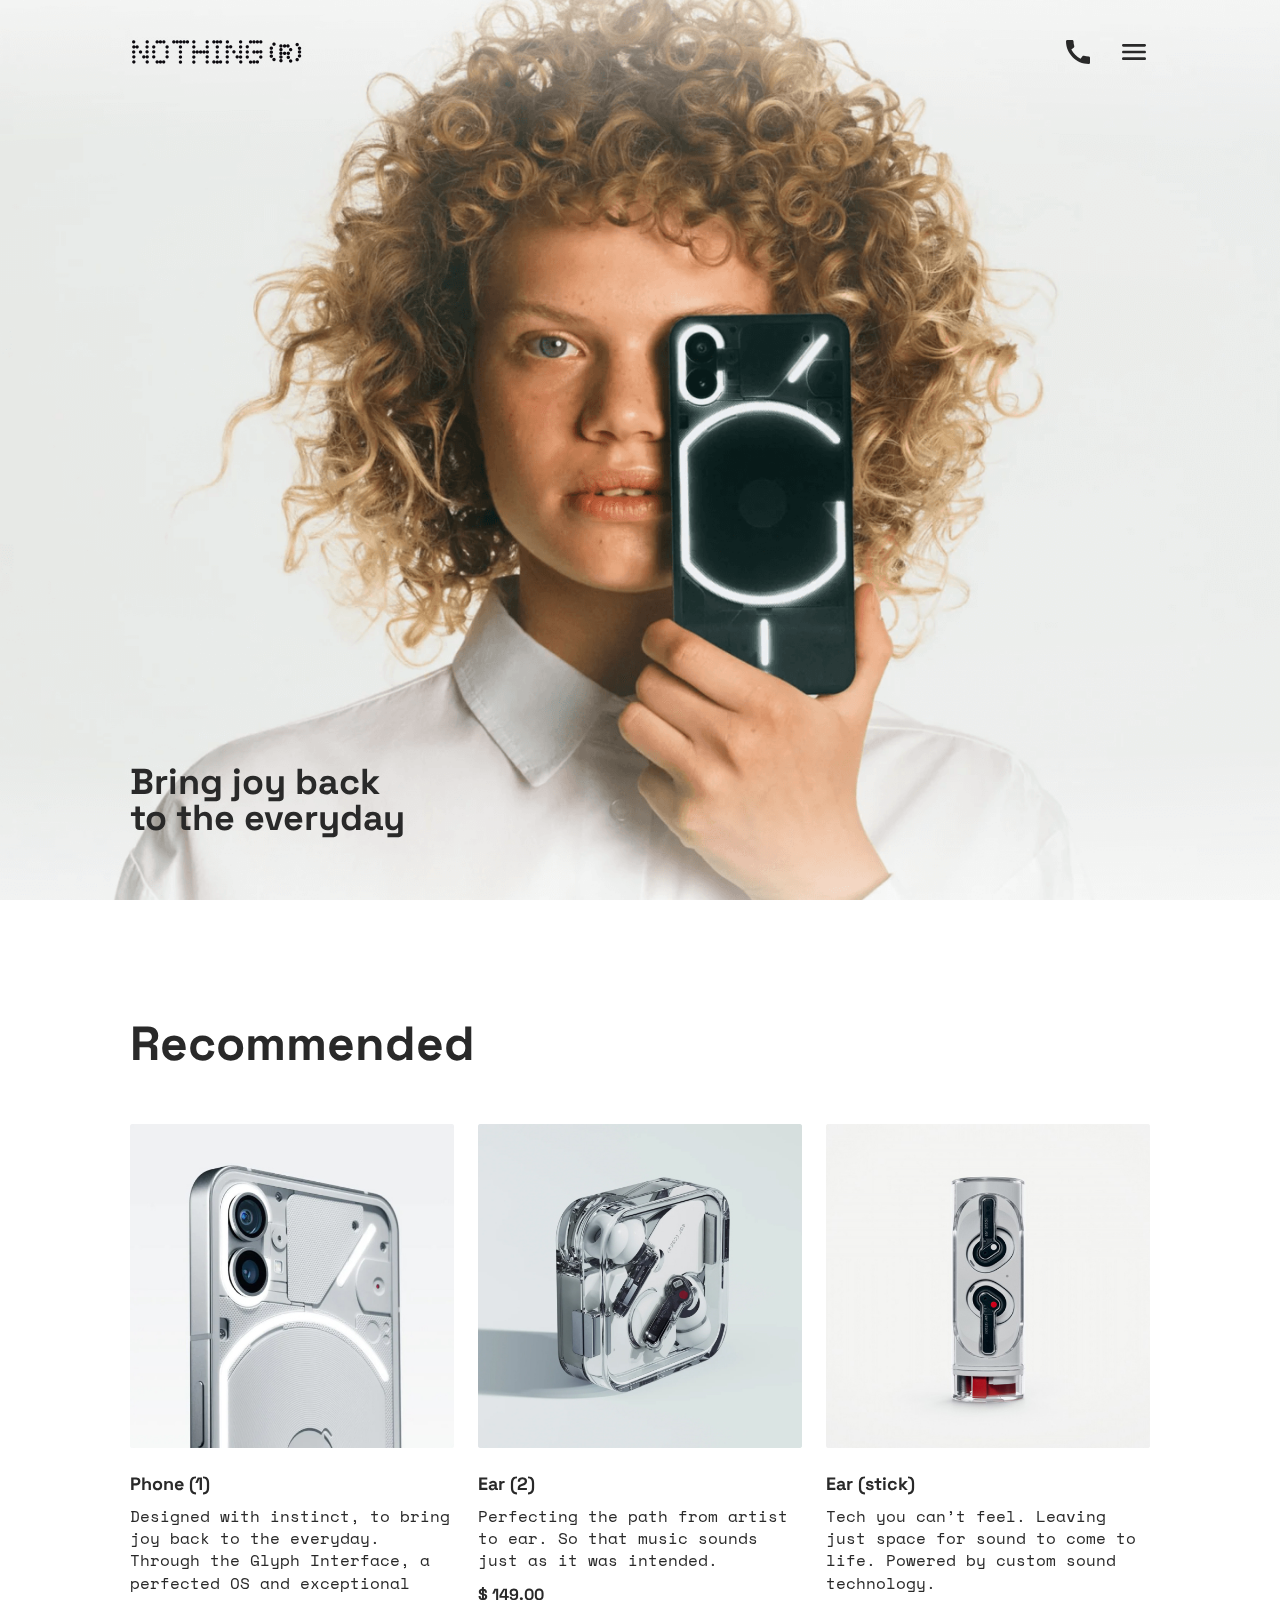
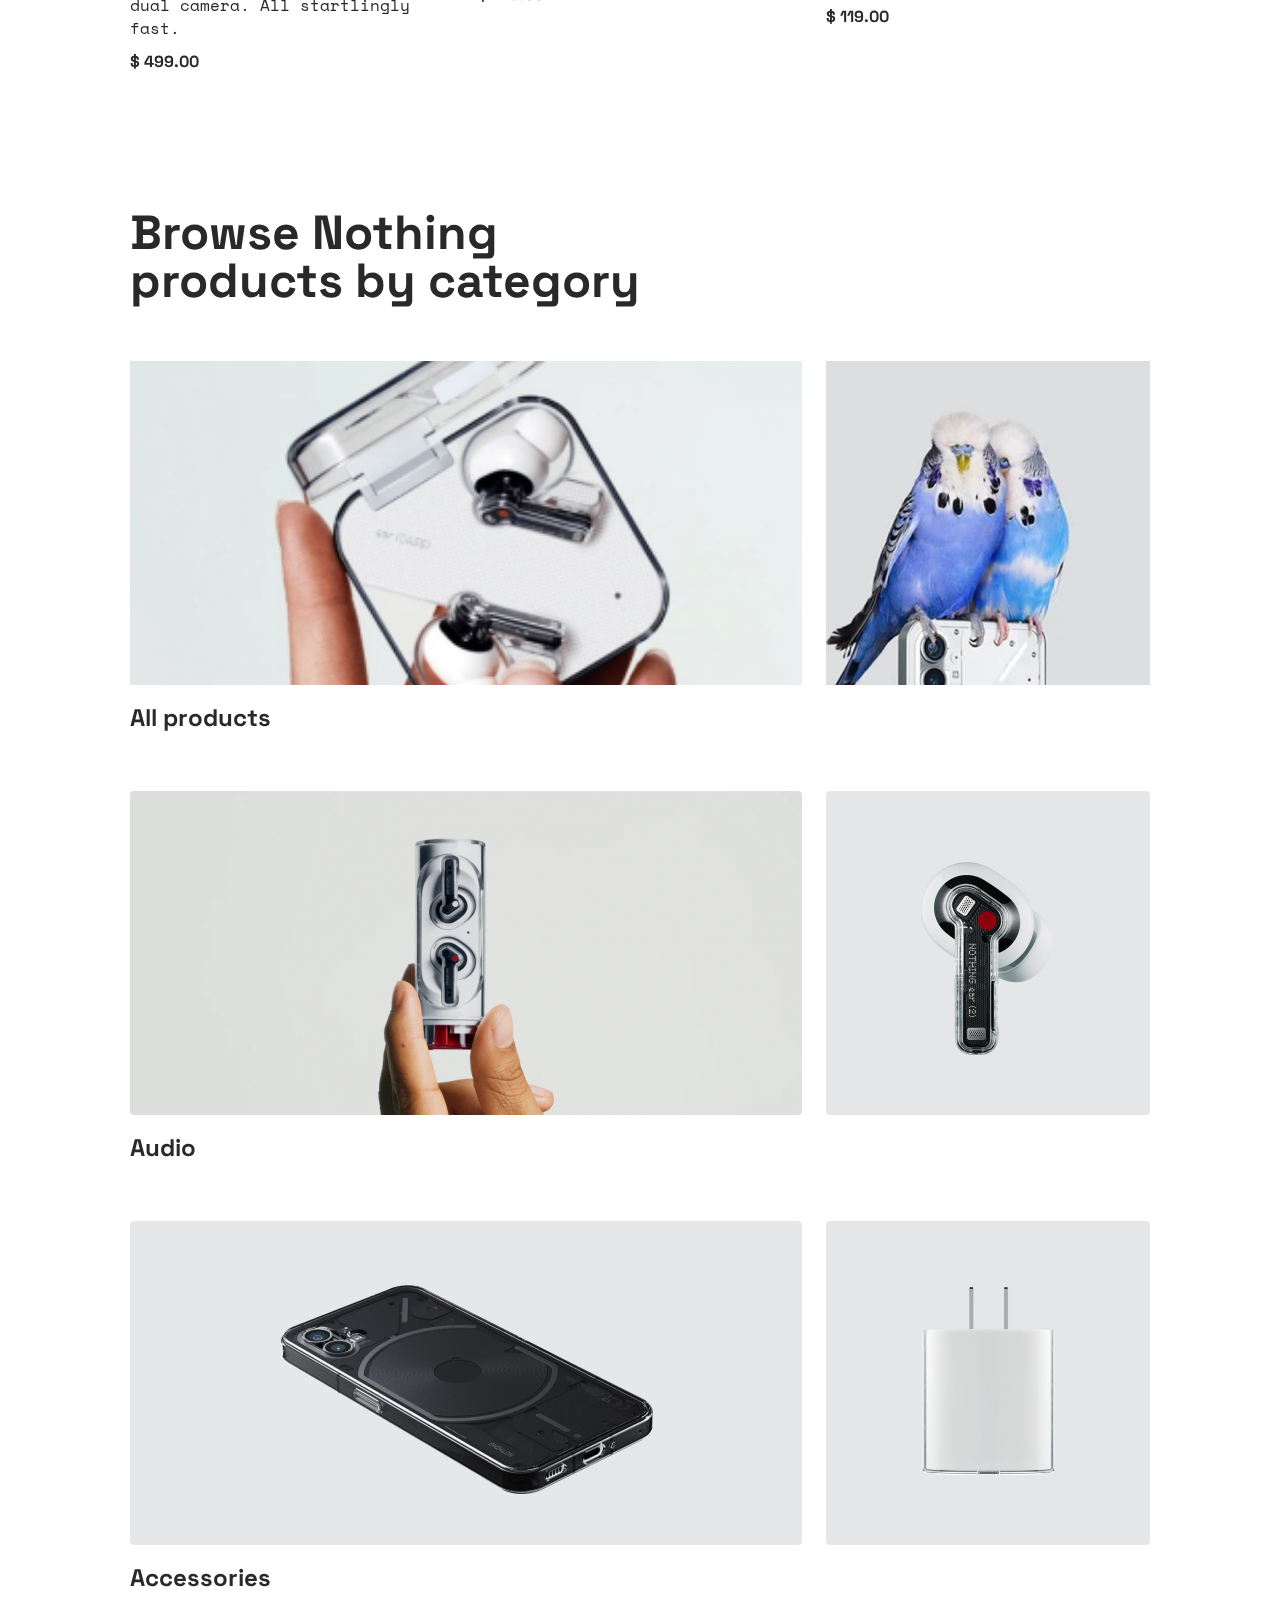
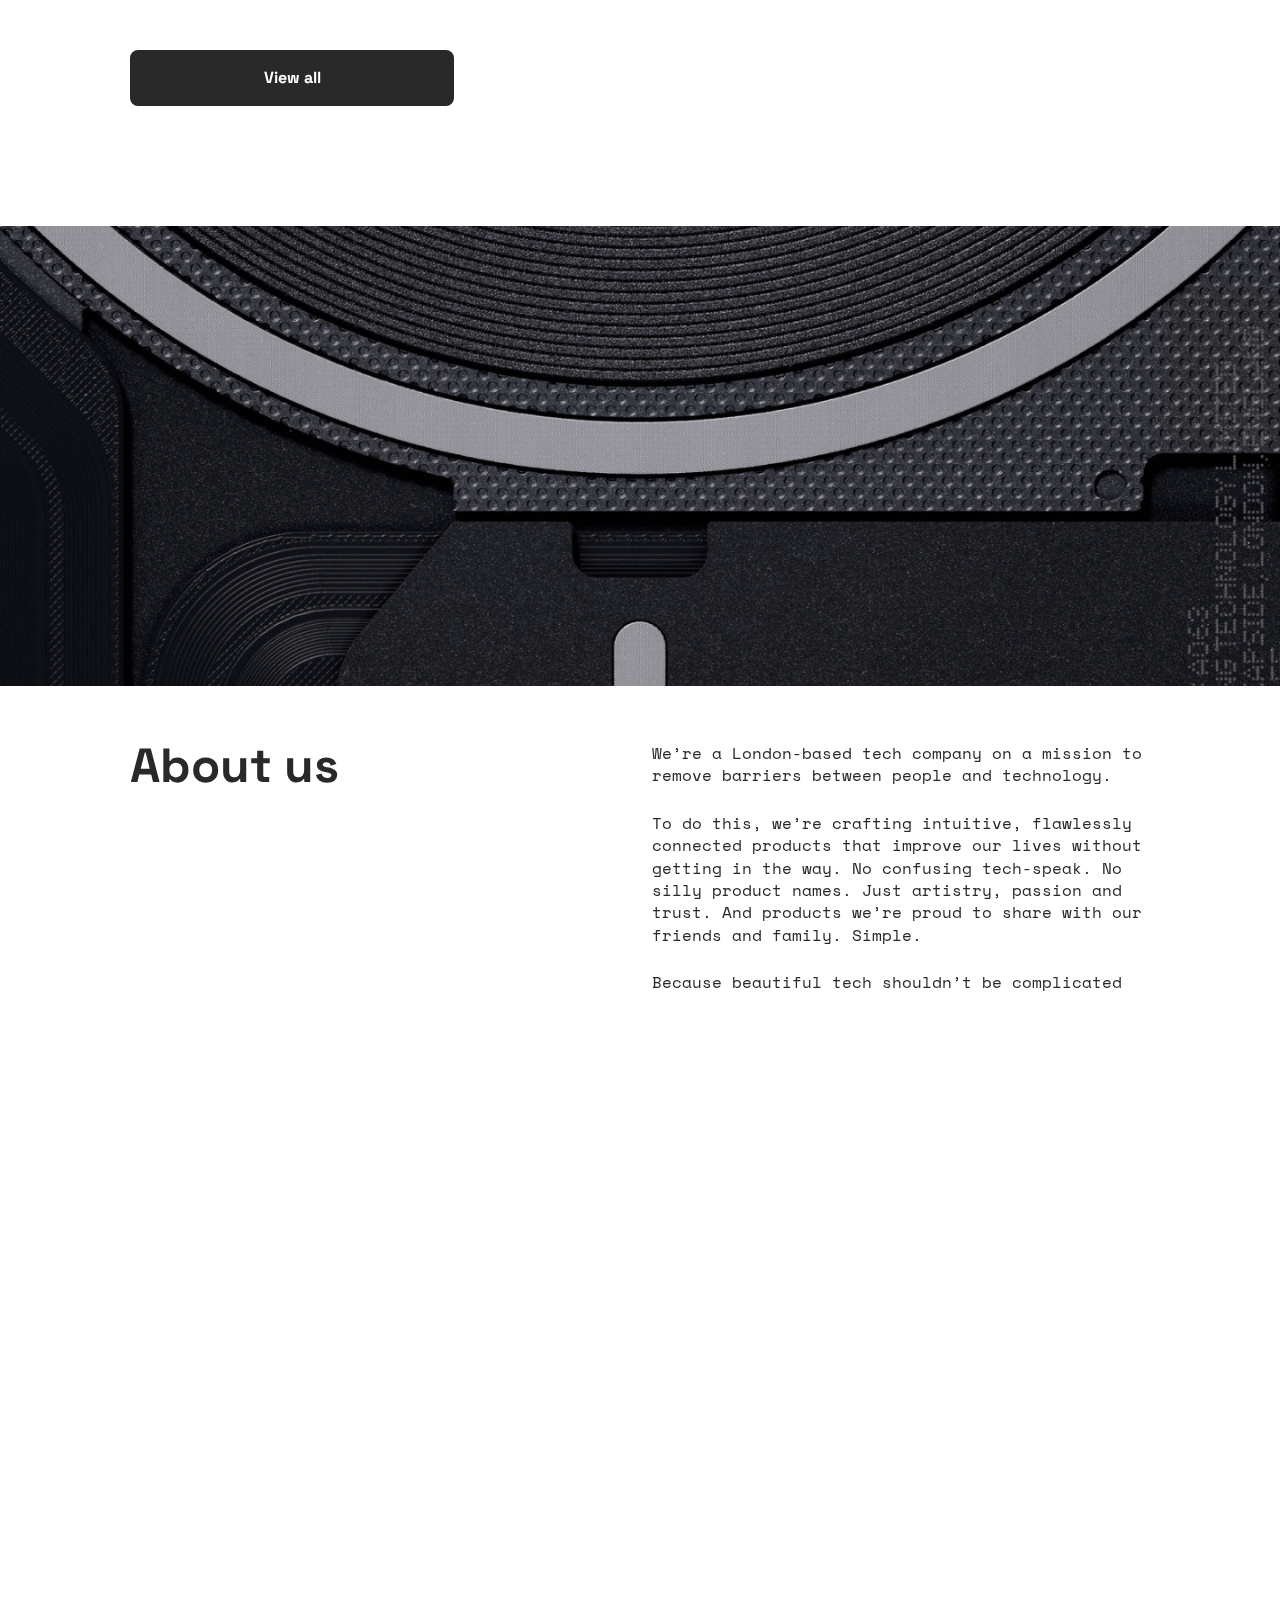
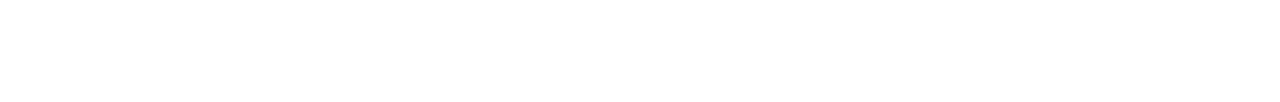
<file: index.html>
<!-- #region head -->
<!doctype html>
<html lang="en" class="page">
  <head>
    <meta charset="UTF-8">
    <meta name="viewport" content="width=device-width, initial-scale=1.0">
    <title>Nothing</title>
    <link rel="icon" href="/favicon.c3d66290.png" type="image/png">
    <link rel="preconnect" href="https://fonts.googleapis.com">
    <link rel="preconnect" href="https://fonts.gstatic.com" crossorigin="anonymous">
    <link href="https://fonts.googleapis.com/css2?family=Space+Grotesk:wght@300..700&family=Space+Mono&display=swap" rel="stylesheet">
    <link rel="stylesheet" href="/index.38ec9247.css">
    <script src="/index.f75de5e1.js" defer=""></script>
  </head>
  <!-- #endregion -->

  <body class="page__body">
    <!-- #region header + menu -->
    <header class="header">
      <div class="container">
        <div class="header__content">
          <div class="top-bar">
            <a href="#" class="logo top-bar__logo">
              <img class="logo__img" src="/logo-2x.512da203.png" alt="Nothing logo">
            </a>

            <div class="top-bar__icons">
              <a href="tel:+123455555555" class="icon icon--phone" target="_blank"></a>
              <a href="#menu" class="icon icon--menu"></a>
            </div>
          </div>

          <div class="header__bottom">
            <h1 class="header__title">
              Bring joy back
              <br>
              to the everyday
            </h1>
          </div>
        </div>
      </div>
    </header>

    <aside class="menu page__menu" id="menu">
      <div class="container">
        <div class="top-bar menu__top">
          <a href="#" class="logo">
            <img class="logo__img" src="/logo-2x.512da203.png" alt="Nothing logo">
          </a>
          <a href="#" class="icon icon--close"></a>
        </div>

        <div class="menu__bottom">
          <nav class="nav menu__nav">
            <ul class="nav__list">
              <li class="nav__item">
                <a class="nav__link" href="#recommended">
                  Products
                </a>
              </li>
              <li class="nav__item">
                <a class="nav__link" href="#categories">
                  Store
                </a>
              </li>
              <li class="nav__item">
                <a class="nav__link" href="#about">
                  About
                </a>
              </li>
              <li class="nav__item">
                <a class="nav__link" href="#contacts">
                  Contact Us
                </a>
              </li>
              <li class="nav__item">
                <a class="nav__link" href="#">
                  Login
                </a>
              </li>
            </ul>
          </nav>
          <a href="tel:+123455555555" class="menu__call menu__call-number">
            +1 234 5555-55-55
          </a>
          <a href="tel:+123455555555" class="menu__call menu__call-to-order">
            Call to order
          </a>
        </div>
      </div>
    </aside>
    <!-- #endregion -->

    <main class="main">
      <div class="main__content">
        <!-- #region section recommended -->
        <section class="recommended" id="recommended">
          <div class="container">
            <h2 class="section-title">Recommended</h2>

            <div class="recommended__products">
              <article class="recommended__product product">
                <a href="#" class="product__link">
                  <img src="/phone.d6382f73.jpg" alt="phone" class="product__img">
                </a>
                <h3 class="product__title">Phone (1)</h3>
                <p class="product__description">
                  Designed with instinct, to bring joy back to the everyday.
                  Through the Glyph Interface, a perfected OS and exceptional
                  dual camera. All startlingly fast.
                </p>
                <p class="product__price">$ 499.00</p>
              </article>

              <article class="recommended__product product">
                <a href="#" class="product__link">
                  <img src="/ear.69bfe45c.jpg" alt="ear" class="product__img">
                </a>
                <h3 class="product__title">Ear (2)</h3>
                <p class="product__description">
                  Perfecting the path from artist to ear. So that music sounds
                  just as it was intended.
                </p>
                <p class="product__price">$ 149.00</p>
              </article>

              <article class="product recommended__product">
                <a href="#" class="product__link">
                  <img src="/ear-stick.cb98ce8d.jpg" alt="ear stick" class="product__img">
                </a>
                <h3 class="product__title">Ear (stick)</h3>
                <p class="product__description">
                  Tech you can’t feel. Leaving just space for sound to come to
                  life. Powered by custom sound technology.
                </p>
                <p class="product__price">$ 119.00</p>
              </article>
            </div>
          </div>
        </section>
        <!-- #endregion -->

        <!-- #region section categories -->
        <section class="categories" id="categories">
          <div class="container">
            <h2 class="section-title">
              Browse Nothing
              <br>
              products by category
            </h2>
            <div class="categories__wrapper">
              <article class="category">
                <div class="category__photos">
                  <a href="#" class="category__link category__link--wide">
                    <img src="/all-products-square.42df8de5.png" alt="All products" class="category__photo">
                  </a>

                  <a href="#" class="category__link category__link--square">
                    <img src="/all-products-wide.dcbabe5d.png" alt="All products" class="category__photo">
                  </a>
                </div>
                <h3 class="category__title">All products</h3>
              </article>

              <article class="category">
                <div class="category__photos">
                  <a href="#" class="category__link category__link--wide">
                    <img src="/audio-wide.09d784c2.png" alt="Audio" class="category__photo">
                  </a>

                  <a href="#" class="category__link category__link--square">
                    <img src="/audio-square.7a8f18e2.png" alt="Audio" class="category__photo">
                  </a>
                </div>
                <h3 class="category__title">Audio</h3>
              </article>

              <article class="category">
                <div class="category__photos">
                  <a href="#" class="category__link category__link--wide">
                    <img src="/accessories-wide.2fbf11aa.png" alt="Accessories" class="category__photo">
                  </a>

                  <a href="#" class="category__link category__link--square">
                    <img src="/accessories-square.3dfee1bc.png" alt="Accessories" class="category__photo">
                  </a>
                </div>
                <h3 class="category__title">Accessories</h3>
              </article>
            </div>
            <a href="#" class="categories__btn-more btn btn--primary">
              View all
            </a>
          </div>
        </section>
        <!-- #endregion -->

        <!-- #region section about -->
        <section class="about" id="about">
          <div class="about__bg"></div>
          <div class="container">
            <div class="about__wrapper">
              <h2 class="about__title section-title">About us</h2>
              <div class="about__content">
                <p class="about__text">
                  We’re a London-based tech company on a mission to remove
                  barriers between people and technology.
                </p>
                <p class="about__text">
                  To do this, we’re crafting intuitive, flawlessly connected
                  products that improve our lives without getting in the way. No
                  confusing tech-speak. No silly product names. Just artistry,
                  passion and trust. And products we’re proud to share with our
                  friends and family. Simple.
                </p>
                <p class="about__text">
                  Because beautiful tech shouldn’t be complicated
                </p>
              </div>
            </div>
          </div>
        </section>
        <!-- #endregion -->
      </div>
    </main>

    <!-- #region footer -->
    <div id="contacts" class="page__anchor-target page__anchor-target--contact"></div>
    <footer class="contacts">
      <div class="container">
        <h2 class="section-title contacts">Contact us</h2>
        <div class="contacts__wrapper">
          <form onsubmit="this.reset(); return false;" method="post" class="contacts__form">
            <input required="" class="field contacts__field" type="text" name="name" placeholder="Name">
            <input required="" class="field contacts__field" type="email" name="email" placeholder="Email">
            <textarea required="" class="field field--type--textarea contacts__field" name="massage" placeholder="Message" rows="6"></textarea>
            <button type="submit" class="btn btn--primary contacts__btn">
              Send data
            </button>
          </form>

          <div class="contacts__info">
            <div class="contacts__item">
              <p class="contacts__label">Phone</p>
              <a class="contacts__link" href="tel:+123455555555" target="_blank">
                +1 234 5555-55-55
              </a>
            </div>
            <div class="contacts__item">
              <p class="contacts__label">Email</p>
              <a class="contacts__link" href="mailto:hello@nothing.com" target="_blank">
                hello@nothing.com
              </a>
            </div>

            <div class="contacts__item">
              <p class="contacts__label">Address</p>
              <a class="contacts__link" href="https://g.co/kgs/UQ2cwA2" target="_blank">
                400 first ave.
                <br>
                suite 700
                <br>
                Minneapolis, MN 55401
              </a>
            </div>
          </div>
        </div>
      </div>
    </footer>
    <!-- #endregion -->
  <script src="/nothing-page.59712999.js"></script></body>
</html>
</file>
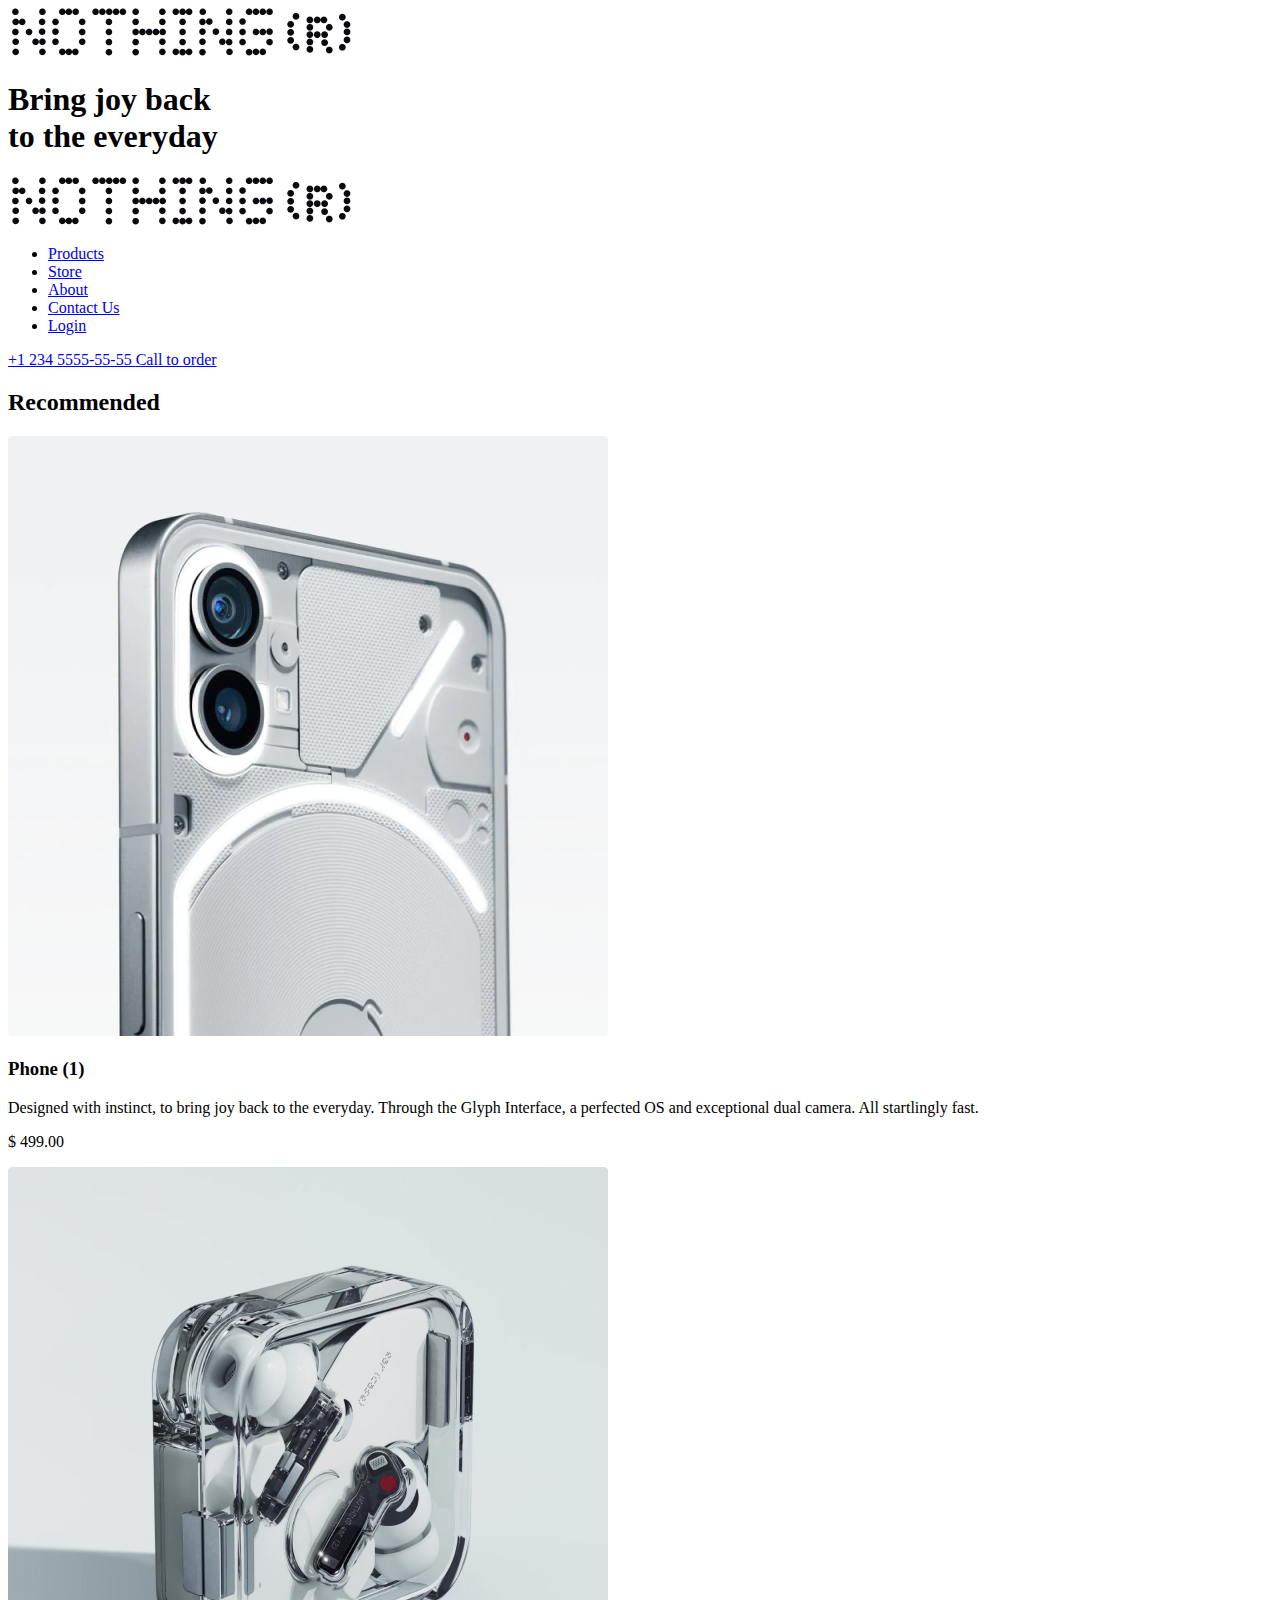
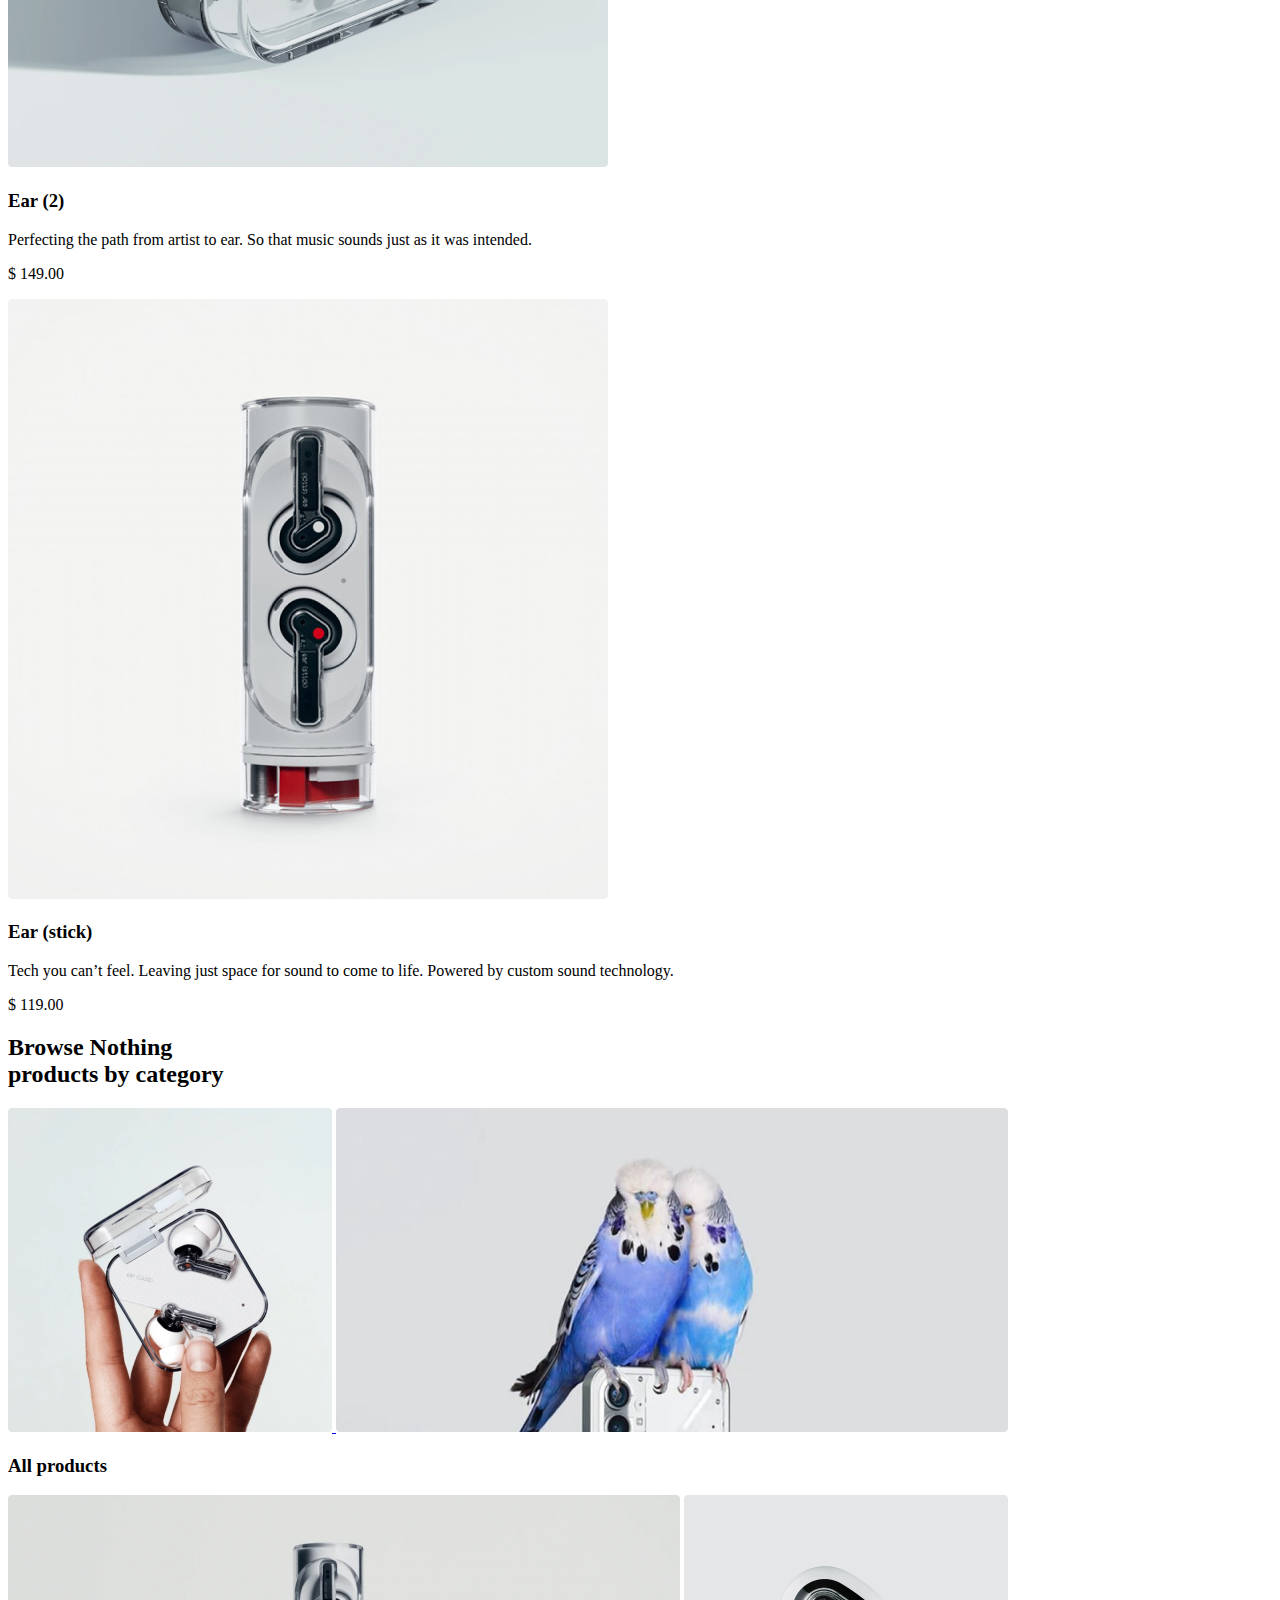
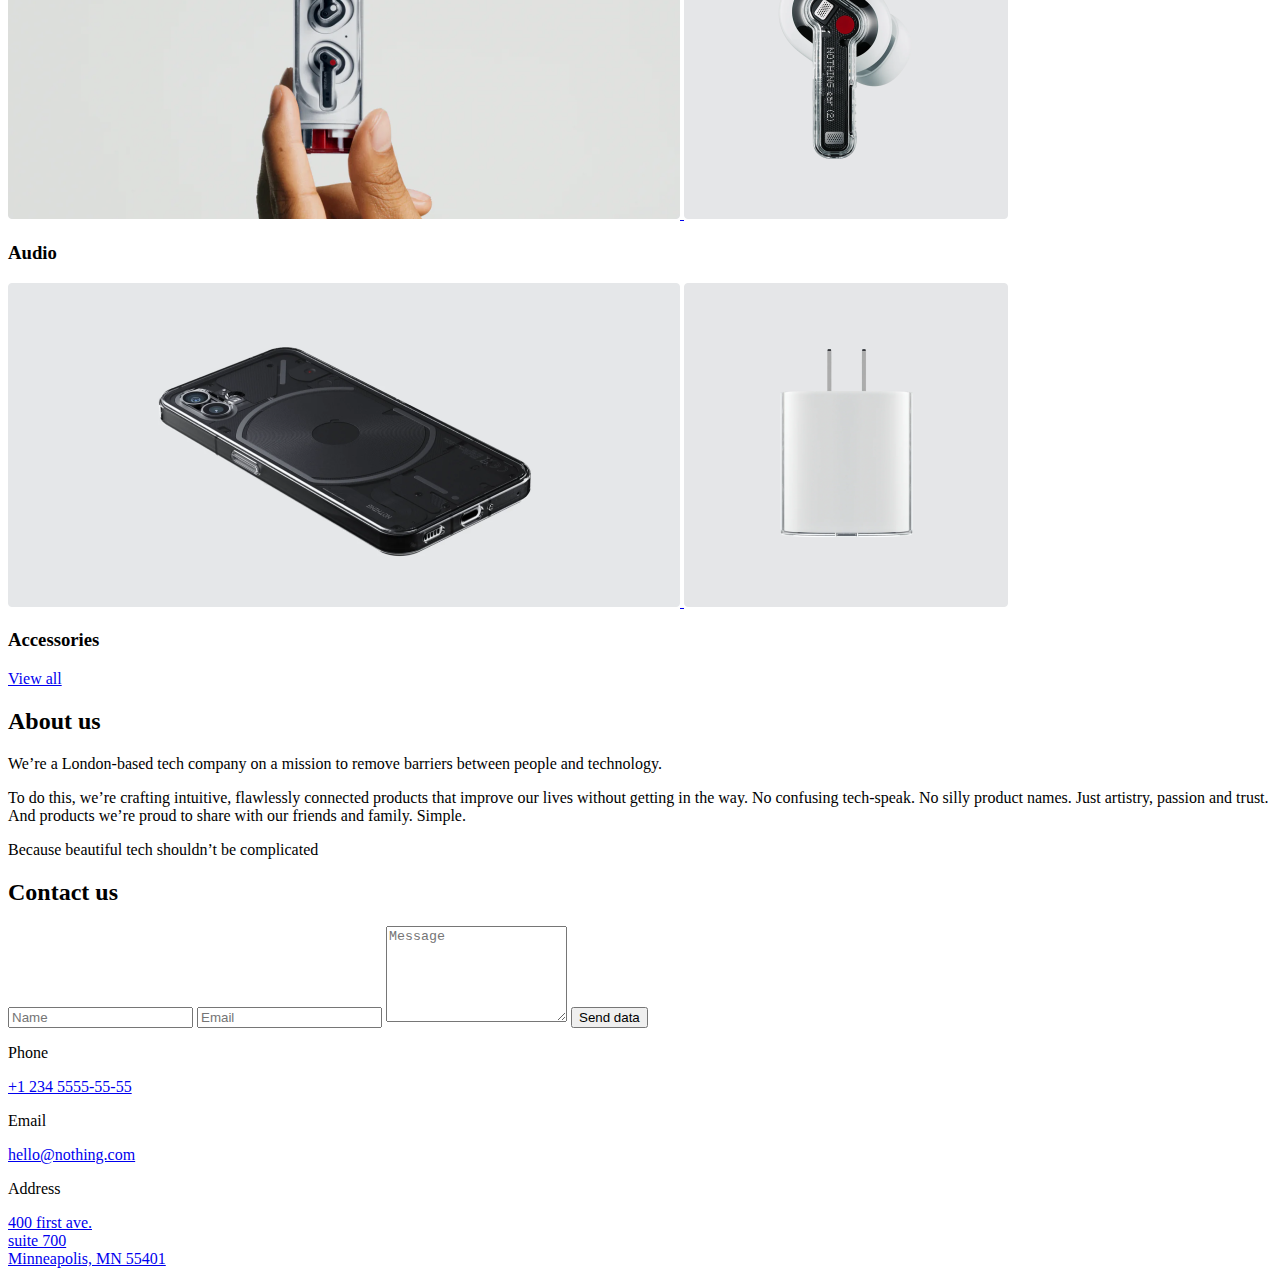
<file: src/index.html>
<!-- #region head -->
<!doctype html>
<html
  lang="en"
  class="page"
>
  <head>
    <meta charset="UTF-8" />
    <meta
      name="viewport"
      content="width=device-width, initial-scale=1.0"
    />
    <title>Nothing</title>
    <link
      rel="icon"
      href="images/favicon.png"
      type="image/png"
    />
    <link
      rel="preconnect"
      href="https://fonts.googleapis.com"
    />
    <link
      rel="preconnect"
      href="https://fonts.gstatic.com"
      crossorigin="anonymous"
    />
    <link
      href="https://fonts.googleapis.com/css2?family=Space+Grotesk:wght@300..700&family=Space+Mono&display=swap"
      rel="stylesheet"
    />
    <link
      rel="stylesheet"
      href="./styles/style.scss"
    />
    <script
      src="scripts/main.js"
      defer
    ></script>
  </head>
  <!-- #endregion -->

  <body class="page__body">
    <!-- #region header + menu -->
    <header class="header">
      <div class="container">
        <div class="header__content">
          <div class="top-bar">
            <a
              href="#"
              class="logo top-bar__logo"
            >
              <img
                class="logo__img"
                src="images/logo-2x.png"
                alt="Nothing logo"
              />
            </a>

            <div class="top-bar__icons">
              <a
                href="tel:+123455555555"
                class="icon icon--phone"
                target="_blank"
              ></a>
              <a
                href="#menu"
                class="icon icon--menu"
              ></a>
            </div>
          </div>

          <div class="header__bottom">
            <h1 class="header__title">
              Bring joy back
              <br />
              to the everyday
            </h1>
          </div>
        </div>
      </div>
    </header>

    <aside
      class="menu page__menu"
      id="menu"
    >
      <div class="container">
        <div class="top-bar menu__top">
          <a
            href="#"
            class="logo"
          >
            <img
              class="logo__img"
              src="images/logo-2x.png"
              alt="Nothing logo"
            />
          </a>
          <a
            href="#"
            class="icon icon--close"
          ></a>
        </div>

        <div class="menu__bottom">
          <nav class="nav menu__nav">
            <ul class="nav__list">
              <li class="nav__item">
                <a
                  class="nav__link"
                  href="#recommended"
                >
                  Products
                </a>
              </li>
              <li class="nav__item">
                <a
                  class="nav__link"
                  href="#categories"
                >
                  Store
                </a>
              </li>
              <li class="nav__item">
                <a
                  class="nav__link"
                  href="#about"
                >
                  About
                </a>
              </li>
              <li class="nav__item">
                <a
                  class="nav__link"
                  href="#contacts"
                >
                  Contact Us
                </a>
              </li>
              <li class="nav__item">
                <a
                  class="nav__link"
                  href="#"
                >
                  Login
                </a>
              </li>
            </ul>
          </nav>
          <a
            href="tel:+123455555555"
            class="menu__call menu__call-number"
          >
            +1 234 5555-55-55
          </a>
          <a
            href="tel:+123455555555"
            class="menu__call menu__call-to-order"
          >
            Call to order
          </a>
        </div>
      </div>
    </aside>
    <!-- #endregion -->

    <main class="main">
      <div class="main__content">
        <!-- #region section recommended -->
        <section
          class="recommended"
          id="recommended"
        >
          <div class="container">
            <h2 class="section-title">Recommended</h2>

            <div class="recommended__products">
              <article class="recommended__product product">
                <a
                  href="#"
                  class="product__link"
                >
                  <img
                    src="images/products/phone.jpg"
                    alt="phone"
                    class="product__img"
                  />
                </a>
                <h3 class="product__title">Phone (1)</h3>
                <p class="product__description">
                  Designed with instinct, to bring joy back to the everyday.
                  Through the Glyph Interface, a perfected OS and exceptional
                  dual camera. All startlingly fast.
                </p>
                <p class="product__price">$ 499.00</p>
              </article>

              <article class="recommended__product product">
                <a
                  href="#"
                  class="product__link"
                >
                  <img
                    src="images/products/ear.jpg"
                    alt="ear"
                    class="product__img"
                  />
                </a>
                <h3 class="product__title">Ear (2)</h3>
                <p class="product__description">
                  Perfecting the path from artist to ear. So that music sounds
                  just as it was intended.
                </p>
                <p class="product__price">$ 149.00</p>
              </article>

              <article class="product recommended__product">
                <a
                  href="#"
                  class="product__link"
                >
                  <img
                    src="images/products/ear-stick.jpg"
                    alt="ear stick"
                    class="product__img"
                  />
                </a>
                <h3 class="product__title">Ear (stick)</h3>
                <p class="product__description">
                  Tech you can’t feel. Leaving just space for sound to come to
                  life. Powered by custom sound technology.
                </p>
                <p class="product__price">$ 119.00</p>
              </article>
            </div>
          </div>
        </section>
        <!-- #endregion -->

        <!-- #region section categories -->
        <section
          class="categories"
          id="categories"
        >
          <div class="container">
            <h2 class="section-title">
              Browse Nothing
              <br />
              products by category
            </h2>
            <div class="categories__wrapper">
              <article class="category">
                <div class="category__photos">
                  <a
                    href="#"
                    class="category__link category__link--wide"
                  >
                    <img
                      src="images/categories/all-products-square.png"
                      alt="All products"
                      class="category__photo"
                    />
                  </a>

                  <a
                    href="#"
                    class="category__link category__link--square"
                  >
                    <img
                      src="images/categories/all-products-wide.png"
                      alt="All products"
                      class="category__photo"
                    />
                  </a>
                </div>
                <h3 class="category__title">All products</h3>
              </article>

              <article class="category">
                <div class="category__photos">
                  <a
                    href="#"
                    class="category__link category__link--wide"
                  >
                    <img
                      src="images/categories/audio-wide.png"
                      alt="Audio"
                      class="category__photo"
                    />
                  </a>

                  <a
                    href="#"
                    class="category__link category__link--square"
                  >
                    <img
                      src="images/categories/audio-square.png"
                      alt="Audio"
                      class="category__photo"
                    />
                  </a>
                </div>
                <h3 class="category__title">Audio</h3>
              </article>

              <article class="category">
                <div class="category__photos">
                  <a
                    href="#"
                    class="category__link category__link--wide"
                  >
                    <img
                      src="images/categories/accessories-wide.png"
                      alt="Accessories"
                      class="category__photo"
                    />
                  </a>

                  <a
                    href="#"
                    class="category__link category__link--square"
                  >
                    <img
                      src="images/categories/accessories-square.png"
                      alt="Accessories"
                      class="category__photo"
                    />
                  </a>
                </div>
                <h3 class="category__title">Accessories</h3>
              </article>
            </div>
            <a
              href="#"
              class="categories__btn-more btn btn--primary"
            >
              View all
            </a>
          </div>
        </section>
        <!-- #endregion -->

        <!-- #region section about -->
        <section
          class="about"
          id="about"
        >
          <div class="about__bg"></div>
          <div class="container">
            <div class="about__wrapper">
              <h2 class="about__title section-title">About us</h2>
              <div class="about__content">
                <p class="about__text">
                  We’re a London-based tech company on a mission to remove
                  barriers between people and technology.
                </p>
                <p class="about__text">
                  To do this, we’re crafting intuitive, flawlessly connected
                  products that improve our lives without getting in the way. No
                  confusing tech-speak. No silly product names. Just artistry,
                  passion and trust. And products we’re proud to share with our
                  friends and family. Simple.
                </p>
                <p class="about__text">
                  Because beautiful tech shouldn’t be complicated
                </p>
              </div>
            </div>
          </div>
        </section>
        <!-- #endregion -->
      </div>
    </main>

    <!-- #region footer -->
    <div
      id="contacts"
      class="page__anchor-target page__anchor-target--contact"
    ></div>
    <footer class="contacts">
      <div class="container">
        <h2 class="section-title contacts">Contact us</h2>
        <div class="contacts__wrapper">
          <form
            onsubmit="this.reset(); return false;"
            method="post"
            class="contacts__form"
          >
            <input
              required
              class="field contacts__field"
              type="text"
              name="name"
              placeholder="Name"
            />
            <input
              required
              class="field contacts__field"
              type="email"
              name="email"
              placeholder="Email"
            />
            <textarea
              required
              class="field field--type--textarea contacts__field"
              name="massage"
              placeholder="Message"
              rows="6"
            ></textarea>
            <button
              type="submit"
              class="btn btn--primary contacts__btn"
            >
              Send data
            </button>
          </form>

          <div class="contacts__info">
            <div class="contacts__item">
              <p class="contacts__label">Phone</p>
              <a
                class="contacts__link"
                href="tel:+123455555555"
                target="_blank"
              >
                +1 234 5555-55-55
              </a>
            </div>
            <div class="contacts__item">
              <p class="contacts__label">Email</p>
              <a
                class="contacts__link"
                href="mailto:hello@nothing.com"
                target="_blank"
              >
                hello@nothing.com
              </a>
            </div>

            <div class="contacts__item">
              <p class="contacts__label">Address</p>
              <a
                class="contacts__link"
                href="https://g.co/kgs/UQ2cwA2"
                target="_blank"
              >
                400 first ave.
                <br />
                suite 700
                <br />
                Minneapolis, MN 55401
              </a>
            </div>
          </div>
        </div>
      </div>
    </footer>
    <!-- #endregion -->
  </body>
</html>
</file>
<file: index.38ec9247.css>
@keyframes fade-in-left {
  0% {
    opacity: 0;
    transform: translate3d(-100%, 0, 0);
  }

  100% {
    opacity: 1;
    transform: translate3d(0, 0, 0);
  }
}

@keyframes fade-in-right {
  0% {
    opacity: 0;
    transform: translate3d(100%, 0, 0);
  }

  100% {
    opacity: 1;
    transform: translate3d(0, 0, 0);
  }
}

@keyframes fade-in-up {
  0% {
    opacity: 0;
    transform: translate3d(0, 100%, 0);
  }

  100% {
    opacity: 1;
    transform: translate3d(0, 0, 0);
  }
}

.img {
  max-width: 100%;
  height: auto;
}

.field {
  box-sizing: border-box;
  background-color: #f8f8fa;
  border: 1px solid #f8f8fa;
  border-radius: 8px;
  min-height: 48px;
  padding: 12px 16px;
  font-family: Space Mono, monospace;
  transition: all .3s;
}

.field::placeholder {
  color: #7e7e83;
  transition: color .3s;
}

.field:hover {
  border-color: #d5d7de;
}

.field:hover::placeholder {
  color: #292929;
}

.field:focus {
  border-color: #292929;
  outline: none;
}

.field:focus::placeholder {
  color: #292929;
}

.field--type--textarea {
  resize: none;
}

.container {
  padding-inline: 20px;
}

@media (width >= 576px) {
  .container {
    padding-inline: 72px;
  }
}

@media (width >= 1024px) {
  .container {
    max-width: 1020px;
    margin-inline: auto;
    padding-inline: 120px;
  }
}

.btn {
  text-align: center;
  box-sizing: border-box;
  cursor: pointer;
  border-radius: 8px;
  min-height: 56px;
  padding: 12px 20px;
  font-family: Space Grotesk, sans-serif;
  font-size: 16px;
  font-weight: 700;
  line-height: 1.7;
  text-decoration: none;
  transition: all .3s;
  display: inline-block;
}

.btn--primary {
  color: #fff;
  background-color: #292929;
  border: 2px solid #292929;
}

.btn--primary:hover {
  color: #292929;
  background-color: #f8f8fa;
  border-color: #f0f1f4;
}

.btn--primary:focus {
  color: #fff;
  background-color: #292929;
  border: 2px solid #292929;
  outline: none;
}

.header {
  background-image: url("header-bg.8ec50a9a.png");
  background-position: center;
  background-repeat: no-repeat;
  background-size: cover;
  flex-direction: column;
  justify-content: space-between;
}

.header__content {
  flex-direction: column;
  justify-content: space-between;
  height: 100vh;
  display: flex;
}

.header__title {
  margin: 0;
  font-family: Space Grotesk, sans-serif;
  font-size: 36px;
  font-weight: 700;
  line-height: 100%;
}

.header__bottom {
  padding-bottom: 40px;
  animation-name: fade-in-left;
  animation-duration: 1.5s;
}

@media (width >= 576px) {
  .header__bottom {
    padding-bottom: 64px;
  }
}

.logo {
  cursor: pointer;
  align-items: center;
  max-width: 125px;
  transition: transform .3s;
  display: flex;
}

@media (width >= 576px) {
  .logo {
    max-width: 172px;
  }
}

.logo__img {
  max-width: 100%;
  height: auto;
  display: block;
}

.logo:hover {
  transition: transform .3s;
}

.logo:hover:hover {
  transform: scale(1.2);
}

.icon {
  background-repeat: no-repeat;
  background-size: contain;
  width: 24px;
  height: 24px;
  transition: transform .3s;
  display: block;
}

.icon:hover {
  transform: scale(1.2);
}

@media (width >= 576px) {
  .icon {
    width: 32px;
    height: 32px;
  }
}

.icon--phone {
  background-image: url("icon-phone.0103cb9f.svg");
}

.icon--menu {
  background-image: url("icon-burger-menu.42f674b4.svg");
}

.icon--menu:hover {
  background-image: url("icon-burger-menu-hover.a2f9c54f.svg");
}

.icon--close {
  background-image: url("icon-close.76787d5c.svg");
}

.menu {
  box-sizing: border-box;
  background-color: #e5e6e8;
  height: 100vh;
  font-family: Space Grotesk, sans-serif;
  overflow: auto;
}

.menu__top {
  z-index: 1;
  background-color: #e5e5e5;
  margin-bottom: 32px;
  position: sticky;
  top: 0;
}

@media (width >= 576px) {
  .menu__top {
    margin-bottom: 56px;
  }
}

.menu__nav {
  margin-bottom: 48px;
}

.menu__call {
  color: inherit;
  letter-spacing: 2px;
  width: fit-content;
  font-family: inherit;
  font-size: 16px;
  font-weight: 700;
  text-decoration: none;
  transition: color .3s;
  display: block;
}

.menu__call:hover {
  color: #9393a3;
}

.menu__call-number {
  margin-bottom: 16px;
}

.menu__call-to-order {
  text-transform: uppercase;
  border-bottom: 1px solid #292929;
  padding-bottom: 4px;
}

.nav {
  text-transform: uppercase;
  font-family: Space Grotesk, sans-serif;
  font-weight: 700;
}

.nav__list {
  flex-direction: column;
  gap: 32px;
  margin: 0;
  padding: 0;
  list-style: none;
  display: flex;
}

.nav__link {
  color: inherit;
  letter-spacing: 2px;
  padding-block: 2px;
  font-family: Space Grotesk, sans-serif;
  font-size: 22px;
  line-height: 100%;
  text-decoration: none;
  position: relative;
}

.nav__link:after {
  content: "";
  transform-origin: 0;
  background-color: #292929;
  width: 100%;
  height: 1px;
  transition: transform .3s;
  display: block;
  position: absolute;
  bottom: 0;
  transform: scale(0);
}

.nav__link:hover:after {
  transform: scale(1);
}

.page {
  color: #292929;
  scroll-behavior: smooth;
  font-family: Space Mono, monospace;
  font-size: 16px;
  line-height: 1.4;
  overflow-x: hidden;
}

.page__anchor-target {
  visibility: hidden;
  width: 0;
  height: 0;
}

.page:has(.page__menu:target) {
  overflow: hidden;
}

.page__body {
  z-index: -2;
  grid-template-rows: auto 1fr auto;
  grid-template-columns: minmax(0, 1fr);
  min-width: 320px;
  min-height: 100dvh;
  margin: 0;
  display: grid;
  position: relative;
}

.page__menu {
  opacity: 0;
  z-index: 1;
  pointer-events: none;
  transition: all .3s;
  position: fixed;
  top: 0;
  left: 0;
  right: 0;
  transform: translateX(-100%);
}

.page__menu:target {
  opacity: 1;
  pointer-events: all;
  transform: translateX(0);
}

.main {
  background-color: #fff;
}

.main__content {
  row-gap: 96px;
  padding-block: 64px;
  display: grid;
}

@media (width >= 576px) {
  .main__content {
    row-gap: 120px;
    padding-block: 120px;
  }
}

.section-title {
  text-align: left;
  margin-top: 0;
  margin-bottom: 48px;
  font-family: Space Grotesk, sans-serif;
  font-size: 32px;
  font-weight: 700;
  line-height: 100%;
}

@media (width >= 576px) {
  .section-title {
    margin-bottom: 56px;
    font-size: 40px;
  }
}

@media (width >= 1024px) {
  .section-title {
    font-size: 48px;
  }
}

.top-bar {
  justify-content: space-between;
  align-items: center;
  padding-block: 28px;
  display: flex;
}

@media (width >= 576px) {
  .top-bar {
    padding-block: 36px;
  }
}

.top-bar__logo {
  animation-name: fade-in-left;
  animation-duration: 1.5s;
}

.top-bar__icons {
  gap: 24px;
  animation-name: fade-in-right;
  animation-duration: 1.5s;
  display: flex;
}

.recommended__products {
  --columns: 2;
  grid-template-columns: repeat(var(--columns), 1fr);
  gap: 40px 20px;
  display: grid;
}

@media (width >= 576px) {
  .recommended__products {
    --columns: 6;
    column-gap: 24px;
  }
}

@media (width >= 1024px) {
  .recommended__products {
    --columns: 12;
  }
}

@media (width >= 576px) {
  .recommended__products {
    row-gap: 56px;
  }
}

.recommended__product {
  grid-column: 1 / -1;
}

@media (width >= 1024px) {
  .recommended__product {
    grid-column: span 4;
  }
}

.categories__wrapper {
  row-gap: 40px;
  display: grid;
}

@media (width >= 576px) {
  .categories__wrapper {
    row-gap: 56px;
  }
}

.categories__btn-more {
  width: 100%;
  margin-top: 40px;
}

@media (width >= 576px) {
  .categories__btn-more {
    margin-top: 56px;
  }
}

@media (width >= 1024px) {
  .categories__btn-more {
    width: auto;
    min-width: 324px;
  }
}

.category__photos {
  --columns: 2;
  grid-template-columns: repeat(var(--columns), 1fr);
  column-gap: 20px;
  margin-bottom: 16px;
  display: grid;
}

@media (width >= 576px) {
  .category__photos {
    --columns: 6;
    column-gap: 24px;
  }
}

@media (width >= 1024px) {
  .category__photos {
    --columns: 12;
  }
}

.category__link {
  transition: all .3s;
  position: relative;
}

.category__link:hover {
  z-index: 1;
  position: relative;
  transform: scale(1.02);
}

@media (width >= 576px) {
  .category__link--wide {
    grid-column: span 4;
  }
}

@media (width >= 1024px) {
  .category__link--wide {
    grid-column: span 8;
  }
}

.category__link--square {
  height: 0;
  padding-bottom: 100%;
}

@media (width >= 576px) {
  .category__link--square {
    grid-column: span 2;
  }
}

@media (width >= 1024px) {
  .category__link--square {
    grid-column: span 4;
  }
}

.category__photo {
  object-fit: cover;
  width: 100%;
  height: 100%;
  position: absolute;
}

.category__title {
  margin: 0;
  font-family: Space Grotesk, sans-serif;
  font-size: 24px;
  line-height: 1.4;
}

.about__bg {
  background: url("about-bg.444e5e9b.png") center / cover no-repeat;
  width: 100%;
  height: 200px;
  margin-bottom: 48px;
}

@media (width >= 576px) {
  .about__bg {
    height: 400px;
    margin-bottom: 56px;
  }
}

@media (width >= 1024px) {
  .about__bg {
    height: 460px;
  }
}

.about__wrapper {
  --columns: 2;
  grid-template-columns: repeat(var(--columns), 1fr);
  gap: 20px;
  display: grid;
}

@media (width >= 576px) {
  .about__wrapper {
    --columns: 6;
    column-gap: 24px;
  }
}

@media (width >= 1024px) {
  .about__wrapper {
    --columns: 12;
  }
}

@media (width >= 576px) {
  .about__wrapper {
    gap: 24px;
  }
}

.about__title {
  grid-column: 1 / -1;
  margin-block: 0 24px;
}

@media (width >= 576px) {
  .about__title {
    grid-column: 1 / 4;
    margin-block: 0;
  }
}

@media (width >= 1024px) {
  .about__title {
    grid-column: span 6;
  }
}

.about__content {
  grid-column: 1 / -1;
  gap: 25px;
  display: grid;
}

@media (width >= 576px) {
  .about__content {
    grid-column: 4 / 7;
  }
}

@media (width >= 1024px) {
  .about__content {
    grid-column: span 6;
  }
}

.about__text {
  margin: 0;
  line-height: 1.4;
}

.product__link {
  transition: all .3s;
  display: inline-block;
}

.product__link:hover {
  z-index: 1;
  position: relative;
  transform: scale(1.02);
}

.product__img {
  width: 100%;
  height: auto;
  display: block;
}

.product__title {
  margin-bottom: 8px;
  font-family: Space Grotesk, sans-serif;
  font-size: 18px;
  font-weight: 700;
}

.product__description {
  margin: 0;
}

.product__price {
  margin-top: 12px;
  font-family: Space Grotesk, sans-serif;
  font-size: 16px;
  font-weight: 700;
}

.contacts {
  z-index: -1;
  position: sticky;
  bottom: 0;
}

.contacts__title {
  margin-bottom: 24px;
}

@media (width >= 576px) {
  .contacts__title {
    margin-bottom: 0;
  }
}

.contacts__wrapper {
  --columns: 2;
  grid-template-columns: repeat(var(--columns), 1fr);
  gap: 48px 20px;
  padding-bottom: 64px;
  display: grid;
}

@media (width >= 576px) {
  .contacts__wrapper {
    --columns: 6;
    column-gap: 24px;
  }
}

@media (width >= 1024px) {
  .contacts__wrapper {
    --columns: 12;
  }
}

@media (width >= 576px) {
  .contacts__wrapper {
    row-gap: 80px;
    padding-bottom: 120px;
  }
}

.contacts__form {
  grid-column: 1 / -1;
  align-content: flex-start;
  row-gap: 16px;
  display: grid;
}

@media (width >= 1024px) {
  .contacts__form {
    grid-column: span 5;
  }
}

.contacts__field {
  width: 100%;
}

.contacts__btn {
  width: 100%;
  margin-top: 18px;
}

.contacts__info {
  grid-column: 1 / -1;
  align-content: flex-start;
  row-gap: 16px;
  display: grid;
}

@media (width >= 1024px) {
  .contacts__info {
    grid-column: 7 / -1;
  }
}

.contacts__item {
  font-weight: 400;
  line-height: 1.4;
}

.contacts__label {
  color: #9393a3;
  margin: 0;
  font-family: Space Grotesk, sans-serif;
  font-size: 14px;
}

.contacts__link {
  color: #191919;
  cursor: pointer;
  padding-block: 8px;
  font-family: Space Mono, monospace;
  font-size: 16px;
  text-decoration: none;
  transition: color .3s;
  display: inline-block;
}

.contacts__link:hover {
  color: #9393a3;
}
/*# sourceMappingURL=index.38ec9247.css.map */
</file>
